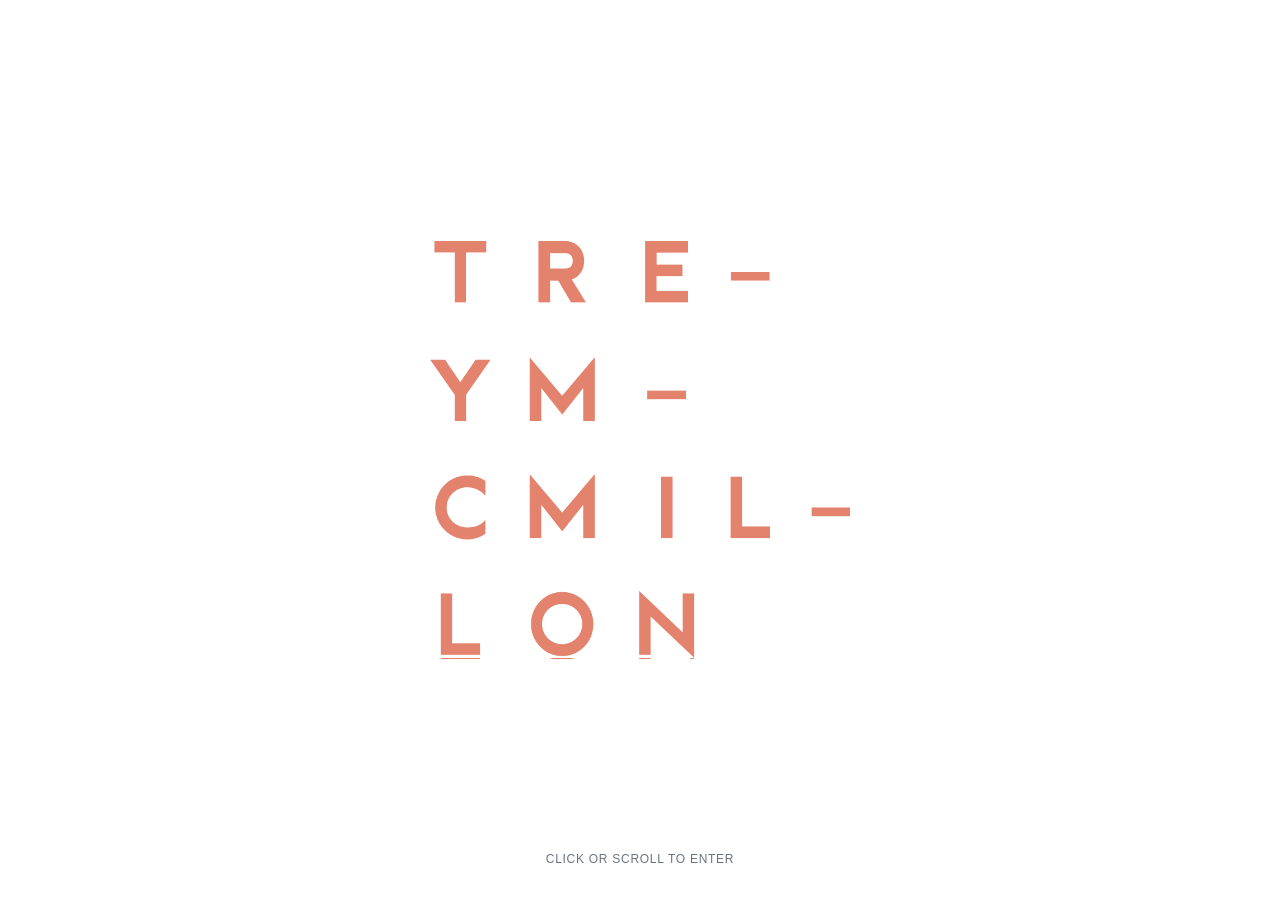
<file: index.html>
<!DOCTYPE html>
<html lang="en">
<head>
<meta charset="UTF-8">
<meta name="viewport" content="width=device-width, initial-scale=1.0">
<title>Trey McMillon</title>
<link rel="stylesheet" href="css/style.css">
<style>
  html, body {
    height: 100%;
    margin: 0;
    overflow: hidden; /* prevents accidental scroll bounce before we navigate */
  }

  .splash {
    height: 100vh;
    display: flex;
    align-items: center;
    justify-content: center;
    background: #ffffff;
    cursor: pointer;
    transition: opacity 0.4s ease;
}

.splash.is-leaving {
    opacity: 0;
}

.splash-hint.is-leaving {
    opacity: 0;
}

  .splash img {
    width: min(46vw, 420px);
    height: auto;
    opacity: 0;
    animation: fade-in 0.6s ease forwards 0.15s;
  }

  .splash-hint {
    position: fixed;
    bottom: 32px;
    left: 0;
    right: 0;
    text-align: center;
    font-size: 0.75rem;
    letter-spacing: 0.06em;
    text-transform: uppercase;
    color: var(--text-muted);
    opacity: 0;
    animation: fade-in 0.6s ease forwards 0.5s;
  }

  @keyframes fade-in {
    to { opacity: 1; }
  }

  @media (max-width: 640px) {
    .splash img { width: 62vw; }
  }
</style>
</head>
<body>

<a class="splash" href="projects.html" aria-label="Enter site" id="splash">
  <img src="images/treymcmillon.png" alt="Trey McMillon">
</a>
<div class="splash-hint" id="hint">Click or scroll to enter</div>

<script>
  let entered = false;
  const splash = document.getElementById("splash");
  const hint = document.getElementById("hint");

  function enter(e) {
    if (entered) return;
    entered = true;
    if (e) e.preventDefault();
    splash.classList.add("is-leaving");
    hint.classList.add("is-leaving");
    setTimeout(function () {
      window.location.href = "projects.html";
    }, 400);
  }

  splash.addEventListener("click", enter);
  window.addEventListener("wheel", enter, { passive: true });
  window.addEventListener("touchmove", enter, { passive: true });
</script>

</body>
</html>
</file>
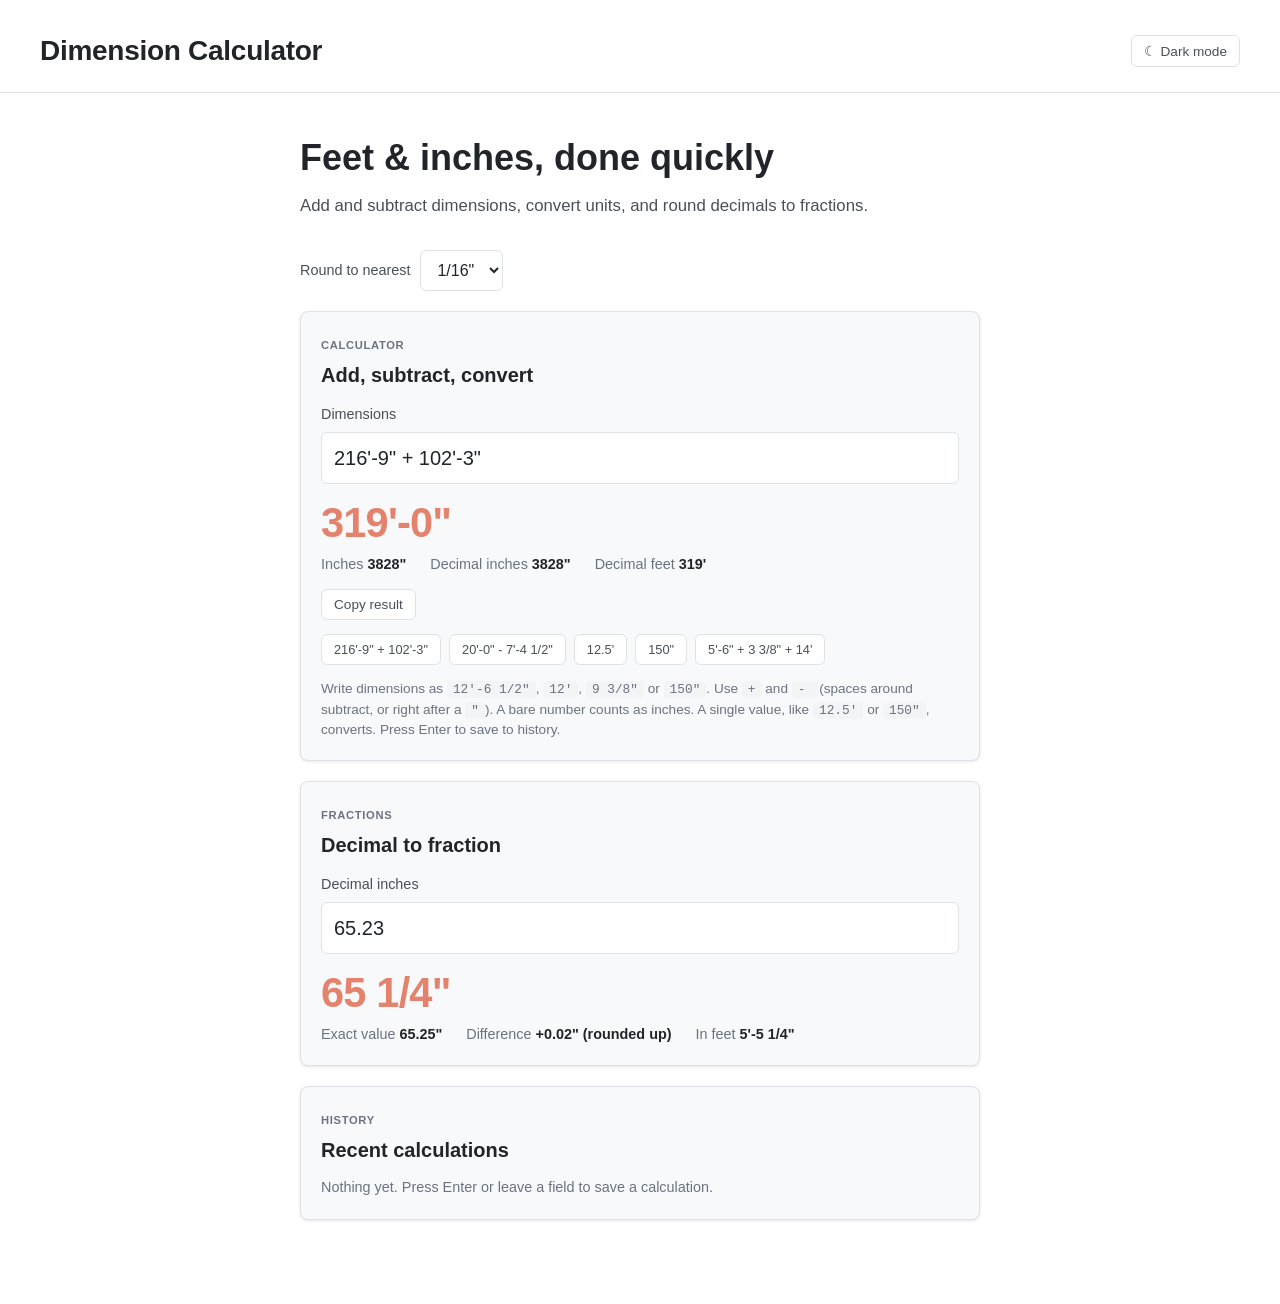
<file: dim-calc.html>
<!DOCTYPE html>
<html lang="en">
<head>
<meta charset="utf-8">
<meta name="viewport" content="width=device-width, initial-scale=1, viewport-fit=cover">
<title>Dimension Calculator</title>
<link rel="icon" type="image/svg+xml" href="data:image/svg+xml,%3Csvg xmlns='http://www.w3.org/2000/svg' viewBox='0 0 64 64'%3E%3Crect x='4' y='8' width='42' height='42' rx='10' fill='%23E3836D' stroke='%23212529' stroke-width='4'/%3E%3Ccircle cx='25' cy='29' r='11' fill='%23ffffff' stroke='%23212529' stroke-width='4'/%3E%3Ccircle cx='25' cy='29' r='3' fill='%23212529'/%3E%3Crect x='40' y='38' width='20' height='14' fill='%23E3836D' stroke='%23212529' stroke-width='4'/%3E%3Cpath d='M47 38v6M53 38v8' stroke='%23212529' stroke-width='3'/%3E%3C/svg%3E">
<style>
:root{box-sizing:border-box;padding-top:env(safe-area-inset-top,0px);padding-bottom:env(safe-area-inset-bottom,0px);
--bg-primary:#fff;--bg-secondary:#f8f9fa;--text-primary:#212529;--text-secondary:#495057;--text-muted:#6b7280;--border-color:#dee2e6;--accent-pop:#E3836D;--accent-hover:#c97456;--pill-bg:#f3f4f6;--card-shadow:rgba(0,0,0,.1);--err:#b02a37;
--step-0:1rem;--step-1:1.25rem;--step-2:1.75rem;--step-3:2.25rem}
@media (prefers-color-scheme:dark){:root:not([data-theme="light"]){--bg-primary:#16191c;--bg-secondary:#1e2327;--text-primary:#e9ecef;--text-secondary:#c4cacf;--text-muted:#9aa3ab;--border-color:#343b41;--pill-bg:#272d32;--card-shadow:rgba(0,0,0,.5);--err:#ff8f9a}}
:root[data-theme="dark"]{--bg-primary:#16191c;--bg-secondary:#1e2327;--text-primary:#e9ecef;--text-secondary:#c4cacf;--text-muted:#9aa3ab;--border-color:#343b41;--pill-bg:#272d32;--card-shadow:rgba(0,0,0,.5);--err:#ff8f9a}
html{scroll-padding-top:env(safe-area-inset-top,0px)}
*{box-sizing:border-box}
body{margin:0;background:var(--bg-primary);color:var(--text-primary);font-family:'Segoe UI',Tahoma,Geneva,Verdana,sans-serif;font-size:var(--step-0);line-height:1.5}
h1,h2,h3{font-weight:700;margin:0;color:var(--text-primary)}
.site-header{max-width:1400px;margin:0 auto;padding:30px 40px 20px;border-bottom:1px solid var(--border-color)}
.site-header{display:flex;align-items:center;justify-content:space-between;gap:12px}
.site-header .name{font-size:var(--step-2);font-weight:700;letter-spacing:-.01em}
main{max-width:760px;margin:0 auto;padding:30px 40px 4rem}
.page-intro{max-width:40rem;margin:.5rem 0 2rem}
.page-intro h1{font-size:var(--step-3);margin-bottom:.5rem}
.page-intro p{color:var(--text-secondary);font-size:1.05rem;margin:0}
.eyebrow{font-size:.7rem;font-weight:600;letter-spacing:.06em;text-transform:uppercase;color:var(--text-muted)}
.tag{display:inline-block;font-size:.7rem;font-weight:600;letter-spacing:.03em;text-transform:uppercase;color:var(--text-muted);background:var(--pill-bg);padding:3px 10px;border-radius:12px}
.card{background:var(--bg-secondary);border:1px solid var(--border-color);border-radius:8px;padding:20px;margin-bottom:20px;box-shadow:0 1px 3px var(--card-shadow)}
.card h2{font-size:var(--step-1);margin:4px 0 14px}
.head{display:flex;justify-content:space-between;align-items:center;gap:10px}
label{display:block;font-size:.9rem;font-weight:500;color:var(--text-secondary);margin-bottom:6px}
input,select{width:100%;font:inherit;font-size:1.25rem;color:var(--text-primary);background:var(--bg-primary);border:1px solid var(--border-color);border-radius:6px;padding:10px 12px}
input:focus,select:focus,button:focus-visible{outline:2px solid var(--accent-pop);outline-offset:1px}
.prec{display:flex;align-items:center;gap:10px;margin-bottom:20px}
.prec label{margin:0;white-space:nowrap}
.prec select{width:auto;font-size:1rem}
.result{margin-top:16px}
.big{font-size:2.6rem;font-weight:700;line-height:1.1;letter-spacing:-.02em;color:var(--accent-pop);word-break:break-word}
.big.err{font-size:1rem;font-weight:400;letter-spacing:0;color:var(--err)}
.alt{display:flex;flex-wrap:wrap;gap:6px 24px;color:var(--text-muted);margin-top:8px;font-size:.9rem}
.alt b{color:var(--text-primary);font-weight:600}
.row{display:flex;gap:8px;margin-top:14px;flex-wrap:wrap}
button{font:500 .85rem 'Segoe UI',Tahoma,sans-serif;border:1px solid var(--border-color);background:var(--bg-primary);color:var(--text-secondary);padding:7px 12px;border-radius:6px;cursor:pointer;transition:color .2s,border-color .2s}
button:hover{color:var(--accent-pop);border-color:var(--accent-pop)}
.hint{font-size:.85rem;color:var(--text-muted);margin:14px 0 0}
.hint code{background:var(--pill-bg);padding:1px 6px;border-radius:4px;font-size:.8rem}
.ex button{font-size:.8rem}
#hist{list-style:none;margin:0;padding:0}
#hist li{display:flex;gap:12px;align-items:center;justify-content:space-between;padding:10px 0;border-top:1px solid var(--border-color)}
#hist li:first-child{border-top:0}
#hist .use{flex:1;min-width:0;text-align:left;border:0;background:none;padding:2px 0;font-size:.95rem;color:var(--text-secondary)}
#hist .use b{display:block;font-size:1.05rem;color:var(--text-primary)}
#hist .use:hover b{color:var(--accent-pop)}
.empty{color:var(--text-muted);font-size:.9rem;margin:0}
@media (max-width:640px){.site-header{padding:20px 20px 16px}main{padding:20px 20px 3rem}.big{font-size:2.1rem}}
</style>
</head>
<body>
<header class="site-header"><span class="name">Dimension Calculator</span><button id="theme" type="button" aria-label="Switch color theme"></button></header>
<main>
<div class="page-intro">
<h1>Feet &amp; inches, done quickly</h1>
<p>Add and subtract dimensions, convert units, and round decimals to fractions.</p>
</div>

<div class="prec"><label for="prec">Round to nearest</label>
<select id="prec"><option value="2">1/2"</option><option value="4">1/4"</option><option value="8">1/8"</option><option value="16" selected>1/16"</option><option value="32">1/32"</option><option value="64">1/64"</option></select></div>

<section class="card">
<span class="eyebrow">Calculator</span>
<h2>Add, subtract, convert</h2>
<label for="expr">Dimensions</label>
<input id="expr" value="216'-9&quot; + 102'-3&quot;" autocomplete="off" autocapitalize="off" spellcheck="false">
<div class="result" id="out1" aria-live="polite"></div>
<div class="row ex" id="ex"></div>
<p class="hint">Write dimensions as <code>12'-6 1/2"</code>, <code>12'</code>, <code>9 3/8"</code> or <code>150"</code>. Use <code>+</code> and <code> - </code> (spaces around subtract, or right after a <code>"</code>). A bare number counts as inches. A single value, like <code>12.5'</code> or <code>150"</code>, converts. Press Enter to save to history.</p>
</section>

<section class="card">
<span class="eyebrow">Fractions</span>
<h2>Decimal to fraction</h2>
<label for="dec">Decimal inches</label>
<input id="dec" value="65.23" inputmode="decimal" autocomplete="off">
<div class="result" id="out2" aria-live="polite"></div>
</section>

<section class="card">
<div class="head"><div><span class="eyebrow">History</span><h2 style="margin-bottom:0">Recent calculations</h2></div><button id="clr" hidden>Clear</button></div>
<div style="margin-top:12px"><ul id="hist"></ul><p class="empty" id="none">Nothing yet. Press Enter or leave a field to save a calculation.</p></div>
</section>
</main>

<script>
const $=id=>document.getElementById(id);
const gcd=(a,b)=>b?gcd(b,a%b):a;
function parts(inches,N){
  let u=Math.round(Math.abs(inches)*N), neg=inches<0&&u>0;
  const ft=Math.floor(u/(12*N)); const rem=u-ft*12*N;
  const whole=Math.floor(rem/N); let num=rem-whole*N, den=N;
  if(num){const g=gcd(num,den);num/=g;den/=g}
  return {neg,ft,whole,num,den,totalWhole:ft*12+whole};
}
function fmtFI(i,N){const p=parts(i,N);return (p.neg?"-":"")+p.ft+"'-"+p.whole+(p.num?" "+p.num+"/"+p.den:"")+'"'}
function fmtIn(i,N){const p=parts(i,N),w=p.totalWhole;
  const s=p.num?(w?w+" "+p.num+"/"+p.den:p.num+"/"+p.den):String(w);return (p.neg?"-":"")+s+'"'}
const trim=(n,d)=>String(+n.toFixed(d));

function parseTerm(s){
  s=s.trim();
  if(!s) throw new Error("Missing a dimension next to an operator.");
  let neg=false; if(s[0]==="-"){neg=true;s=s.slice(1).trim()}
  const m=s.match(/^(?:(\d+(?:\.\d+)?|\.\d+)\s*')?[\s-]*(.*)$/);
  let ft=m[1]?parseFloat(m[1]):0, rest=m[2].replace(/"$/,"").trim(), inch=0;
  if(rest){
    let r=rest.match(/^(\d+(?:\.\d+)?|\.\d+)(?:[\s-]+(\d+)\/(\d+))?$/);
    if(r){inch=parseFloat(r[1]); if(r[2]){if(+r[3]===0)throw new Error("Fraction has a zero denominator.");inch+=r[2]/r[3]}}
    else{
      r=rest.match(/^(\d+)\/(\d+)$/);
      if(!r) throw new Error('Can\'t read "'+s+'". Try a form like 12\'-6 1/2".');
      if(+r[2]===0) throw new Error("Fraction has a zero denominator.");
      inch=r[1]/r[2];
    }
  } else if(!m[1]) throw new Error("Missing a dimension next to an operator.");
  const v=ft*12+inch; return neg?-v:v;
}
function evaluate(str){
  const s=str.replace(/[−–]/g,"-").replace(/[”″]/g,'"').replace(/[’′]/g,"'").trim();
  const terms=[],ops=[];let cur="";
  for(let i=0;i<s.length;i++){
    const c=s[i],prev=s[i-1],next=s[i+1];
    const plus=c==="+";
    const minus=c==="-"&&cur.trim()!==""&&(prev==='"'||(/\s/.test(prev||"")&&/\s/.test(next||"")));
    if(plus||minus){terms.push(cur);ops.push(plus?1:-1);cur=""}else cur+=c;
  }
  terms.push(cur);
  let t=parseTerm(terms[0]);
  for(let i=1;i<terms.length;i++) t+=ops[i-1]*parseTerm(terms[i]);
  return t;
}

/* ---------- History ---------- */
let hist=[];
try{hist=JSON.parse(localStorage.getItem("dimcalc-hist")||"[]")}catch(e){hist=[]}
function saveHist(){try{localStorage.setItem("dimcalc-hist",JSON.stringify(hist))}catch(e){}}
function addHist(kind,input,result){
  if(hist[0]&&hist[0].kind===kind&&hist[0].input===input&&hist[0].result===result)return;
  hist.unshift({kind,input,result});hist=hist.slice(0,20);saveHist();renderHist();
}
function renderHist(){
  const ul=$("hist");ul.textContent="";
  hist.forEach(h=>{
    const li=document.createElement("li"),b=document.createElement("button");
    b.className="use";b.title="Load into calculator";
    const r=document.createElement("b");r.textContent=h.result;
    b.append(r,h.input);
    b.onclick=()=>{if(h.kind==="dec"){$("dec").value=h.input;calc2();$("dec").focus()}else{$("expr").value=h.input;calc1();$("expr").focus()}};
    const tag=document.createElement("span");tag.className="tag";tag.textContent=h.kind==="dec"?"Fraction":"Calc";
    li.append(b,tag);ul.appendChild(li);
  });
  $("none").hidden=hist.length>0;$("clr").hidden=!hist.length;
}
$("clr").onclick=()=>{hist=[];saveHist();renderHist()};

/* ---------- Calculator ---------- */
function calc1(save){
  const N=+$("prec").value,el=$("out1"),str=$("expr").value;
  if(!str.trim()){el.textContent="";return}
  try{
    const t=evaluate(str),res=fmtFI(t,N);
    el.innerHTML=`<div class="big">${res}</div><div class="alt"><span>Inches <b>${fmtIn(t,N)}</b></span><span>Decimal inches <b>${trim(t,4)}"</b></span><span>Decimal feet <b>${trim(t/12,4)}'</b></span></div><div class="row"><button id="cp">Copy result</button></div>`;
    $("cp").onclick=e=>{try{navigator.clipboard.writeText(res)}catch(_){}e.target.textContent="Copied";setTimeout(()=>e.target.textContent="Copy result",1200)};
    if(save===true)addHist("calc",str.trim(),res);
  }catch(e){el.innerHTML=`<div class="big err"></div>`;el.firstChild.textContent=e.message}
}
function calc2(save){
  const N=+$("prec").value,el=$("out2"),v=$("dec").value.trim();
  if(!v){el.textContent="";return}
  if(!/^-?(\d+\.?\d*|\.\d+)$/.test(v)){el.innerHTML='<div class="big err">Enter a decimal number, like 65.23.</div>';return}
  const x=parseFloat(v),r=Math.round(Math.abs(x)*N)/N*Math.sign(x),d=r-x,res=fmtIn(x,N);
  el.innerHTML=`<div class="big">${res}</div><div class="alt"><span>Exact value <b>${trim(r,5)}"</b></span><span>Difference <b>${d===0?"none":(d>0?"+":"")+trim(d,4)+'" (rounded '+(d>0?"up":"down")+")"}</b></span><span>In feet <b>${fmtFI(x,N)}</b></span></div>`;
  if(save===true)addHist("dec",v,res);
}

[`216'-9" + 102'-3"`,`20'-0" - 7'-4 1/2"`,`12.5'`,`150"`,`5'-6" + 3 3/8" + 14'`].forEach(t=>{
  const b=document.createElement("button");b.textContent=t;b.onclick=()=>{$("expr").value=t;calc1(true)};$("ex").appendChild(b)});
$("expr").addEventListener("input",()=>calc1());
$("expr").addEventListener("keydown",e=>{if(e.key==="Enter")calc1(true)});
$("expr").addEventListener("blur",()=>calc1(true));
$("dec").addEventListener("input",()=>calc2());
$("dec").addEventListener("keydown",e=>{if(e.key==="Enter")calc2(true)});
$("dec").addEventListener("blur",()=>calc2(true));
$("prec").addEventListener("change",()=>{calc1();calc2()});
calc1();calc2();renderHist();

/* ---------- Theme ---------- */
const mq=window.matchMedia("(prefers-color-scheme: dark)");
const root=document.documentElement;
function effective(){return root.dataset.theme||(mq.matches?"dark":"light")}
function paintTheme(){$("theme").textContent=effective()==="dark"?"\u2600 Light mode":"\u263E Dark mode"}
try{const t=localStorage.getItem("dimcalc-theme");if(t==="light"||t==="dark")root.dataset.theme=t}catch(e){}
$("theme").onclick=()=>{const n=effective()==="dark"?"light":"dark";root.dataset.theme=n;try{localStorage.setItem("dimcalc-theme",n)}catch(e){}paintTheme()};
mq.addEventListener&&mq.addEventListener("change",paintTheme);
paintTheme();
</script>
</body>
</html>
</file>
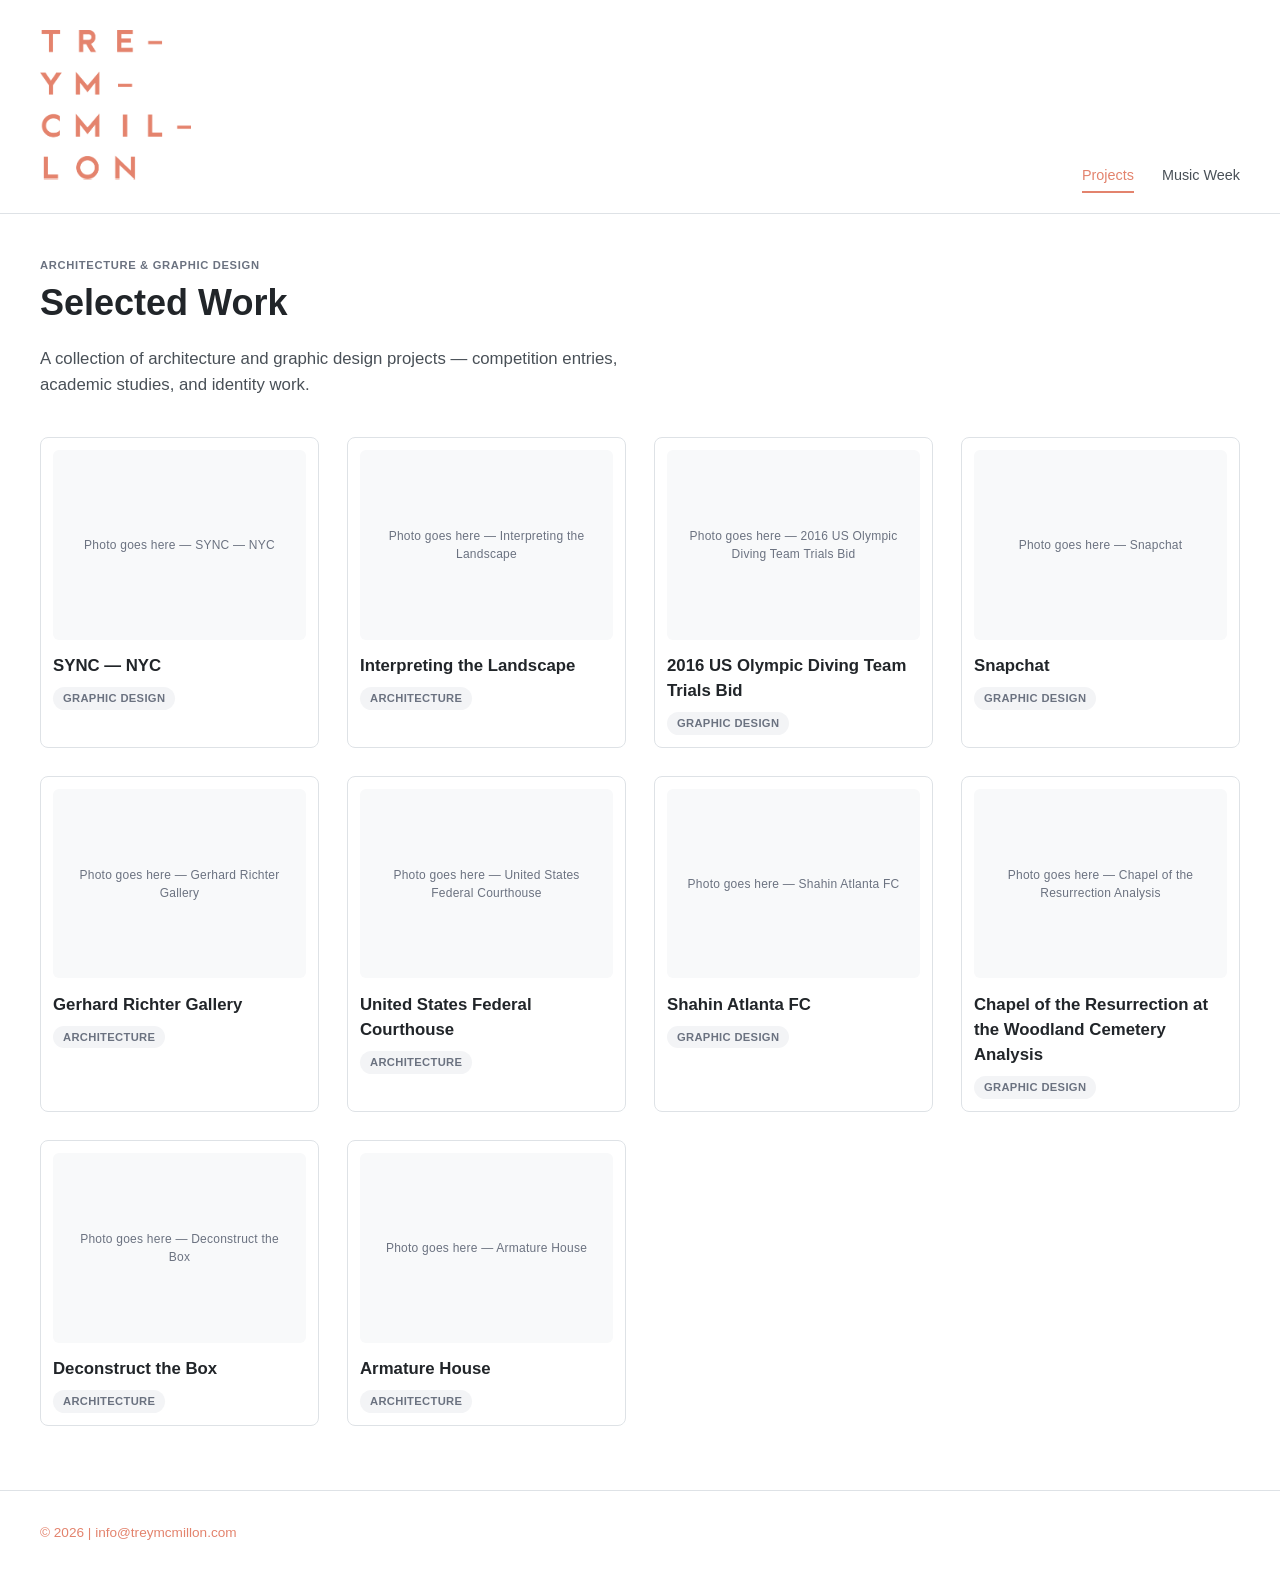
<file: projects.html>
<!DOCTYPE html>
<html lang="en">
<head>
<meta charset="UTF-8">
<meta name="viewport" content="width=device-width, initial-scale=1.0">
<link rel="icon" type="image/x-icon" href="/favicon.ico">
<title>Trey McMillon</title>
<link rel="stylesheet" href="css/style.css">
<style>
  /* ---------- Homepage project grid ---------- */

  .project-grid {
    display: grid;
    grid-template-columns: repeat(auto-fill, minmax(17rem, 1fr));
    gap: 1.75rem;
  }

  .project-card {
    display: block;
    background: var(--bg-primary);
    border: 1px solid var(--border-color);
    border-radius: 8px;
    padding: 12px;
    transition: border-color 0.2s ease, transform 0.2s ease, box-shadow 0.2s ease;
  }

  .project-card:hover {
    border-color: var(--accent-pop);
    transform: translateY(-2px);
    box-shadow: 0 4px 12px var(--card-shadow);
  }

  .project-thumb {
    position: relative;
    aspect-ratio: 4 / 3;
    background: var(--bg-secondary);
    border-radius: 6px;
    overflow: hidden;
    margin-bottom: 0.85rem;
  }

  .project-thumb img {
    width: 100%;
    height: 100%;
    object-fit: cover;
    display: block;
  }

  /* Placeholder look, until real photos are dropped in */
  .project-thumb.is-placeholder {
    display: flex;
    align-items: center;
    justify-content: center;
    color: var(--text-muted);
    font-size: 0.75rem;
    letter-spacing: 0.02em;
    text-align: center;
    padding: 1rem;
  }

  .project-title {
    font-size: 1.05rem;
    font-weight: 600;
    margin-bottom: 0.4rem;
  }

  body {
    opacity: 0;
    animation: page-fade-in 0.4s ease forwards;
}

@keyframes page-fade-in {
    to { opacity: 1; }
}
  
</style>
</head>
<body>

<header class="site-header">
  <a href="index.html" class="logo"><img src="images/treymcmillon.png" alt="Trey McMillon"></a>
  <nav class="site-nav">
    <a href="index.html" aria-current="page">Projects</a>
    <a href="music-week/archive.html">Music Week</a>
  </nav>
</header>

<main>
  <div class="page-intro">
    <span class="eyebrow">Architecture &amp; Graphic Design</span>
    <h1>Selected Work</h1>
    <p>A collection of architecture and graphic design projects — competition entries, academic studies, and identity work.</p>
  </div>

  <div class="project-grid">

    <!-- ============================================================
         PROJECT CARD TEMPLATE
         Copy this <a> block for each project. Replace:
           href      -> projects/your-project-file.html
           img src   -> images/your-project/thumb.jpg
           img alt   -> short description of the image
           tag       -> Architecture or Graphic Design
           title     -> project name
         Until you have a real photo, the thumb div shows a
         placeholder label instead of <img> — swap it in once
         you have images ready.
         ============================================================ -->

    <a class="project-card" href="projects/sync-nyc.html">
      <div class="project-thumb is-placeholder">Photo goes here — SYNC — NYC</div>
      <div class="project-title">SYNC — NYC</div>
      <span class="tag">Graphic Design</span>
    </a>

    <a class="project-card" href="projects/interpreting-the-landscape.html">
      <div class="project-thumb is-placeholder">Photo goes here — Interpreting the Landscape</div>
      <div class="project-title">Interpreting the Landscape</div>
      <span class="tag">Architecture</span>
    </a>

    <a class="project-card" href="projects/us-olympic-diving-bid.html">
      <div class="project-thumb is-placeholder">Photo goes here — 2016 US Olympic Diving Team Trials Bid</div>
      <div class="project-title">2016 US Olympic Diving Team Trials Bid</div>
      <span class="tag">Graphic Design</span>
    </a>

    <a class="project-card" href="projects/snapchat.html">
      <div class="project-thumb is-placeholder">Photo goes here — Snapchat</div>
      <div class="project-title">Snapchat</div>
      <span class="tag">Graphic Design</span>
    </a>

    <a class="project-card" href="projects/gerhard-richter-gallery.html">
      <div class="project-thumb is-placeholder">Photo goes here — Gerhard Richter Gallery</div>
      <div class="project-title">Gerhard Richter Gallery</div>
      <span class="tag">Architecture</span>
    </a>

    <a class="project-card" href="projects/us-federal-courthouse.html">
      <div class="project-thumb is-placeholder">Photo goes here — United States Federal Courthouse</div>
      <div class="project-title">United States Federal Courthouse</div>
      <span class="tag">Architecture</span>
    </a>

    <a class="project-card" href="projects/shahin-atlanta-fc.html">
      <div class="project-thumb is-placeholder">Photo goes here — Shahin Atlanta FC</div>
      <div class="project-title">Shahin Atlanta FC</div>
      <span class="tag">Graphic Design</span>
    </a>

    <a class="project-card" href="projects/chapel-of-resurrection.html">
      <div class="project-thumb is-placeholder">Photo goes here — Chapel of the Resurrection Analysis</div>
      <div class="project-title">Chapel of the Resurrection at the Woodland Cemetery Analysis</div>
      <span class="tag">Graphic Design</span>
    </a>

    <a class="project-card" href="projects/deconstruct-the-box.html">
      <div class="project-thumb is-placeholder">Photo goes here — Deconstruct the Box</div>
      <div class="project-title">Deconstruct the Box</div>
      <span class="tag">Architecture</span>
    </a>

    <a class="project-card" href="projects/armature-house.html">
      <div class="project-thumb is-placeholder">Photo goes here — Armature House</div>
      <div class="project-title">Armature House</div>
      <span class="tag">Architecture</span>
    </a>

  </div>
</main>

<footer class="site-footer">
  © 2026 | <a href="mailto:info@treymcmillon.com">info@treymcmillon.com</a>
</footer>

</body>
</html>
</file>
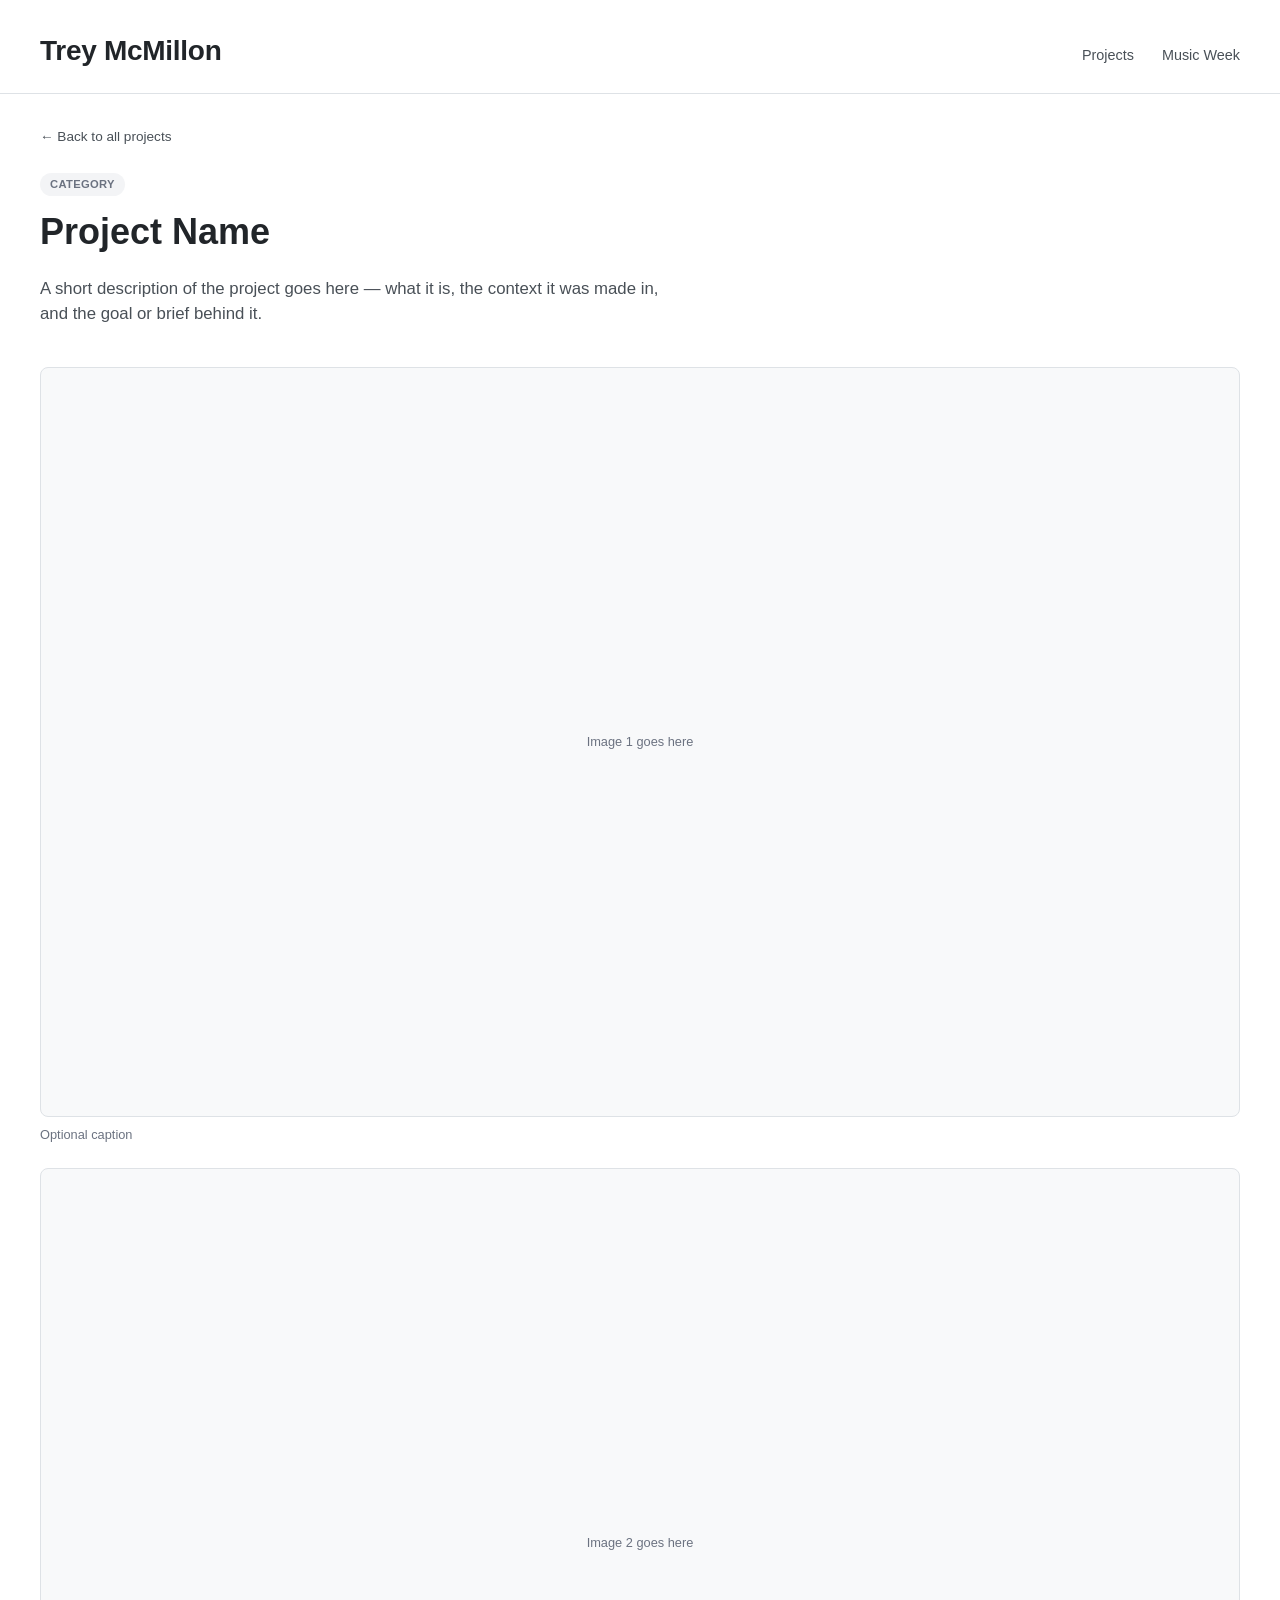
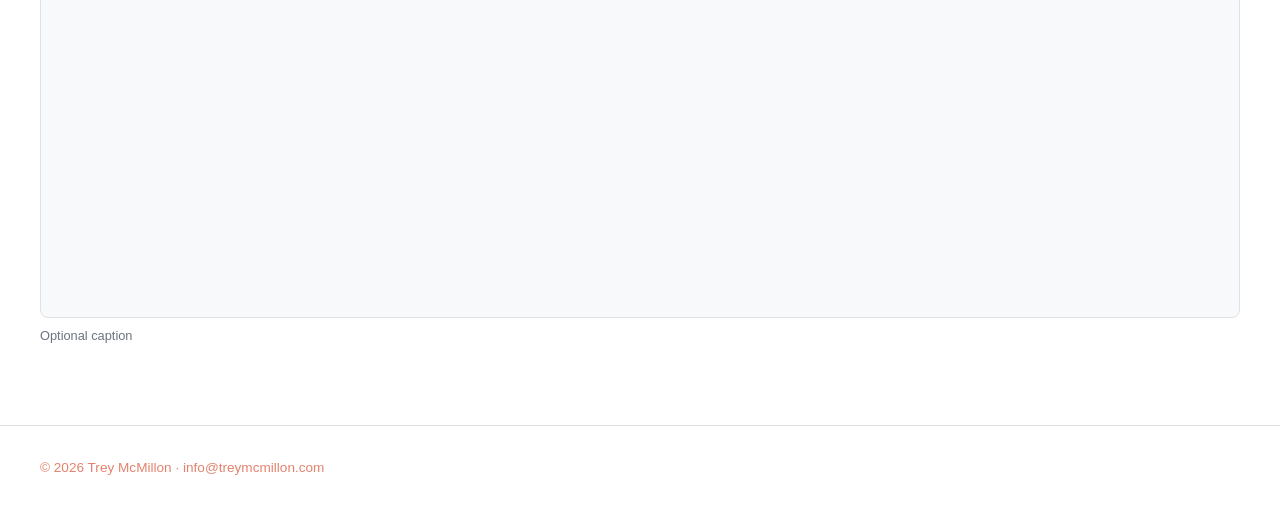
<file: template.html>
<!DOCTYPE html>
<html lang="en">
<head>
<meta charset="UTF-8">
<meta name="viewport" content="width=device-width, initial-scale=1.0">
<!-- TEMPLATE: replace the title below with "Project Name — Trey McMillon" -->
<title>Project Name — Trey McMillon</title>
<link rel="stylesheet" href="../css/style.css">
<style>
  /* ---------- Project detail page ---------- */

  .project-back {
    display: inline-block;
    font-size: 0.85rem;
    font-weight: 500;
    color: var(--text-secondary);
    margin-bottom: 1.5rem;
  }

  .project-back:hover { color: var(--accent-pop); }

  .project-meta {
    max-width: 40rem;
    margin-bottom: 2.5rem;
  }

  .project-meta h1 {
    font-size: var(--step-3);
    margin: 0.6rem 0 0.75rem;
  }

  .project-meta p {
    color: var(--text-secondary);
    font-size: 1.05rem;
  }

  .project-media {
    display: grid;
    gap: 1.5rem;
    margin-bottom: 1rem;
  }

  .project-media figure {
    margin: 0;
  }

  .project-media img {
    width: 100%;
    display: block;
    border: 1px solid var(--border-color);
    border-radius: 8px;
  }

  .project-media figcaption {
    margin-top: 0.5rem;
    font-size: 0.8rem;
    color: var(--text-muted);
  }

  /* Placeholder block, same look as the homepage thumbs */
  .media-placeholder {
    aspect-ratio: 16 / 10;
    background: var(--bg-secondary);
    border: 1px solid var(--border-color);
    border-radius: 8px;
    display: flex;
    align-items: center;
    justify-content: center;
    color: var(--text-muted);
    font-size: 0.8rem;
    text-align: center;
    padding: 1rem;
  }
</style>
</head>
<body>

<header class="site-header">
  <a href="../index.html" class="name">Trey McMillon</a>
  <nav class="site-nav">
    <a href="../index.html">Projects</a>
    <a href="../music-week/archive.html">Music Week</a>
  </nav>
</header>

<main>
  <a class="project-back" href="../index.html">← Back to all projects</a>

  <div class="project-meta">
    <!-- Replace with Architecture or Graphic Design -->
    <span class="tag">Category</span>
    <!-- Replace with the real project title -->
    <h1>Project Name</h1>
    <!-- Replace with a short 1–3 sentence project description:
         what it is, when/where you made it, and the brief or goal -->
    <p>A short description of the project goes here — what it is, the context it was made in, and the goal or brief behind it.</p>
  </div>

  <div class="project-media">
    <!-- ==========================================================
         Repeat this figure block for each image in the project.
         Swap the placeholder div for a real <img> once you have
         photos, e.g.:

         <figure>
           <img src="../images/project-folder/render1.jpg" alt="Describe the image">
           <figcaption>Optional caption, e.g. "Site plan, 2019"</figcaption>
         </figure>
         ========================================================== -->
    <figure>
      <div class="media-placeholder">Image 1 goes here</div>
      <figcaption>Optional caption</figcaption>
    </figure>

    <figure>
      <div class="media-placeholder">Image 2 goes here</div>
      <figcaption>Optional caption</figcaption>
    </figure>
  </div>
</main>

<footer class="site-footer">
  © 2026 Trey McMillon · <a href="mailto:info@treymcmillon.com">info@treymcmillon.com</a>
</footer>

</body>
</html>
</file>
<file: css/style.css>
/* ==========================================================================
   Trey McMillon — shared site styles
   Matches the existing Music Week Archive design system:
   white/light-gray dashboard, coral accent, system sans-serif.
   ========================================================================== */

:root {
  --bg-primary:     #ffffff;
  --bg-secondary:   #f8f9fa;
  --text-primary:   #212529;
  --text-secondary: #495057;
  --text-muted:     #6b7280;
  --border-color:   #dee2e6;
  --accent-pop:     #E3836D;
  --accent-hover:   #c97456;
  --pill-bg:        #f3f4f6;
  --card-shadow:    rgba(0, 0, 0, 0.1);

  --step-0: 1rem;
  --step-1: 1.25rem;
  --step-2: 1.75rem;
  --step-3: 2.25rem;
}

* { box-sizing: border-box; }

body {
  margin: 0;
  background: var(--bg-primary);
  color: var(--text-primary);
  font-family: 'Segoe UI', Tahoma, Geneva, Verdana, sans-serif;
  font-size: var(--step-0);
  line-height: 1.5;
}

a {
  color: inherit;
  text-decoration: none;
}

h1, h2, h3 {
  font-weight: 700;
  margin: 0;
  color: var(--text-primary);
}

/* ---------- Site header, shared across all pages ---------- */

.site-header {
  max-width: 1400px;
  margin: 0 auto;
  padding: 30px 40px 20px;
  display: flex;
  align-items: baseline;
  justify-content: space-between;
  gap: 1rem;
  flex-wrap: wrap;
  border-bottom: 1px solid var(--border-color);
}

.site-header .name {
  font-size: var(--step-2);
  font-weight: 700;
  letter-spacing: -0.01em;
}

.site-header .logo img {
  height: 150px;
  width: auto;
  display: block;
}
.site-nav {
  display: flex;
  gap: 1.75rem;
}

.site-nav a {
  font-size: 0.9rem;
  font-weight: 500;
  color: var(--text-secondary);
  border-bottom: 2px solid transparent;
  padding-bottom: 4px;
  transition: color 0.2s ease, border-color 0.2s ease;
}

.site-nav a:hover,
.site-nav a[aria-current="page"] {
  color: var(--accent-pop);
  border-color: var(--accent-pop);
}

main {
  max-width: 1400px;
  margin: 0 auto;
  padding: 30px 40px 4rem;
}

.page-intro {
  max-width: 40rem;
  margin: 0.5rem 0 2.5rem;
}

.page-intro h1 {
  font-size: var(--step-3);
  margin-bottom: 0.5rem;
}

.page-intro p {
  color: var(--text-secondary);
  font-size: 1.05rem;
}

.site-footer {
  max-width: 1400px;
  margin: 0 auto;
  padding: 2rem 40px 3rem;
  color: var(--accent-pop);
  font-size: 0.85rem;
  border-top: 1px solid var(--border-color);
}

/* ---------- Tags / pills (used for Architecture / Graphic Design) ---------- */

.tag {
  display: inline-block;
  font-size: 0.7rem;
  font-weight: 600;
  letter-spacing: 0.03em;
  text-transform: uppercase;
  color: var(--text-muted);
  background: var(--pill-bg);
  padding: 3px 10px;
  border-radius: 12px;
}

.eyebrow {
  font-size: 0.7rem;
  font-weight: 600;
  letter-spacing: 0.06em;
  text-transform: uppercase;
  color: var(--text-muted);
}

@media (max-width: 640px) {
  .site-header { padding: 20px 20px 16px; }
  main { padding: 20px 20px 3rem; }
}
</file>
